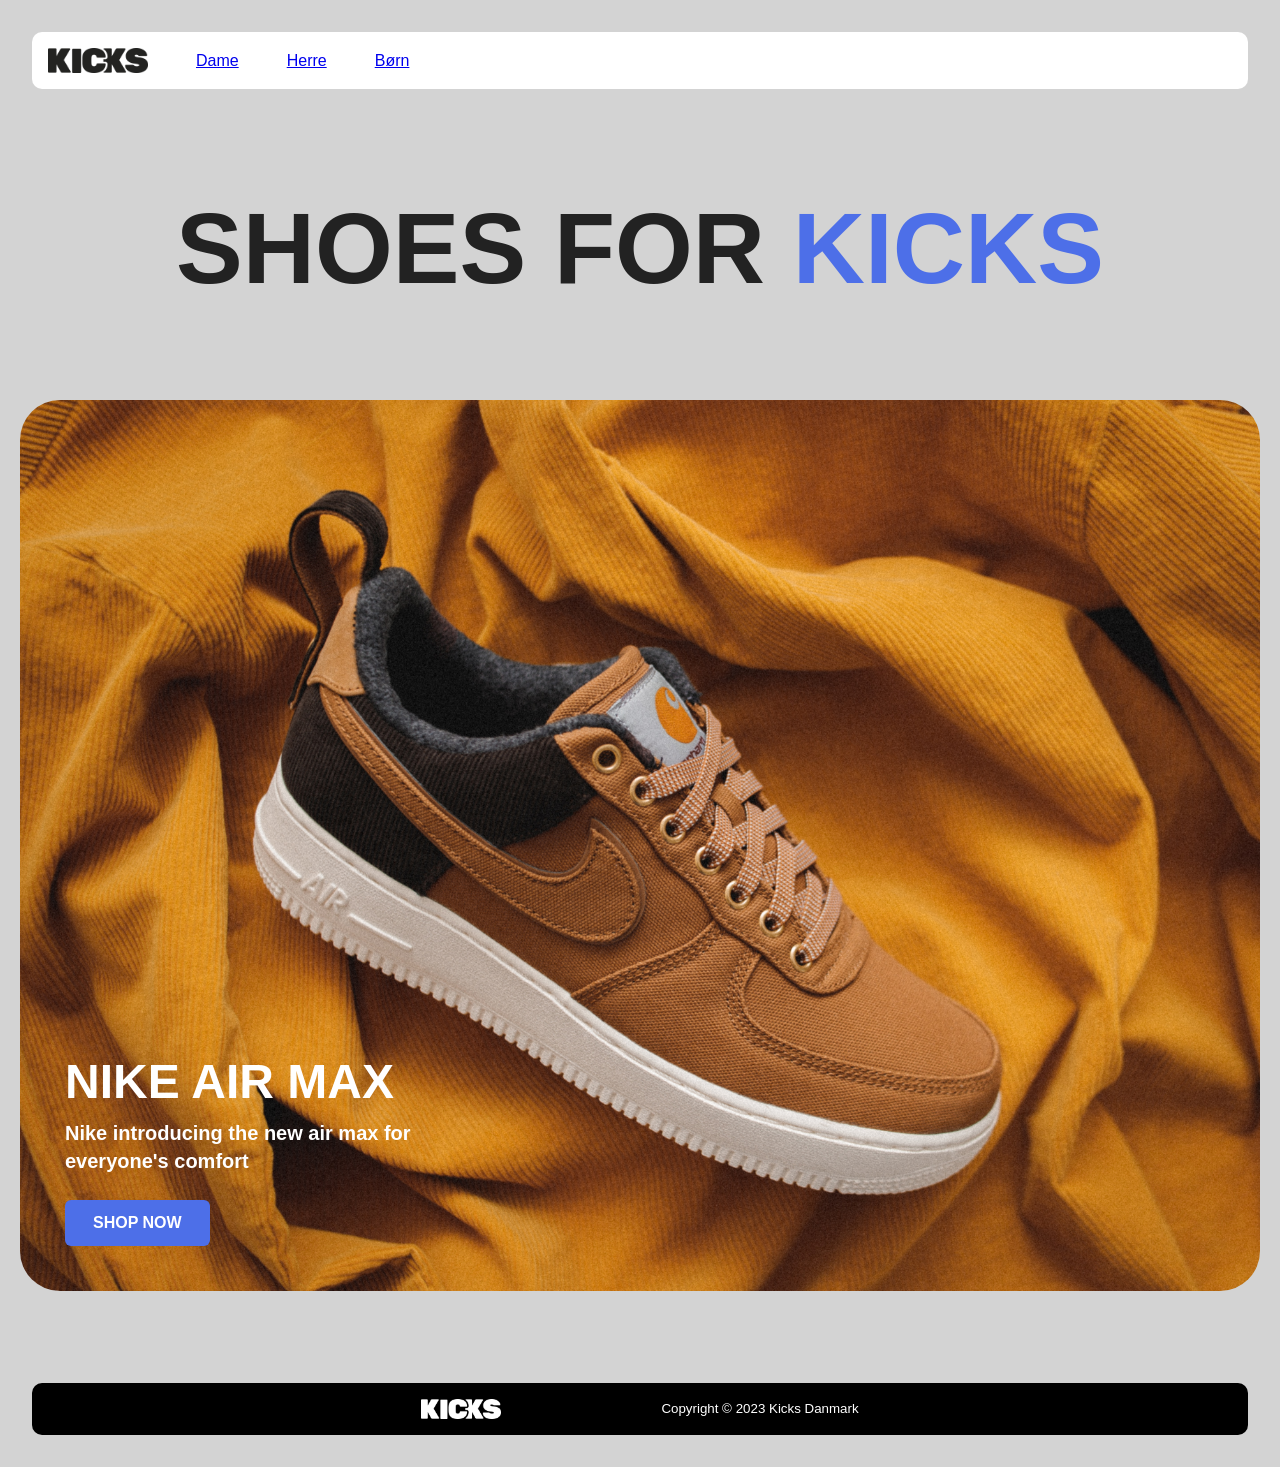
<file: index.html>
<!DOCTYPE html>
<html lang="da">

<head>
    <meta charset="UTF-8" />
    <meta name="viewport" content="width=device-width, initial-scale=1.0" />
    <title>Sko & Tricks</title>
    <link rel="stylesheet" href="css/style.css" />
</head>

<body>
<header>
    <a href="index.html" target="_blank">
        <img src="img/kicks_logo_black.png" alt="Shoes for Kicks - Danmark" />
    </a>

    <nav>
        <ul>
            <li><a href="dame.html">Dame</a></li>
            <li><a href="herre.html">Herre</a></li>
            <li><a href="barn.html">Børn</a></li>
        </ul>
    </nav>
</header>
<main>
    <section>
        <div class="hero">
            <h1>Shoes for <span>Kicks</span></h1>
            <div class="hero-image">
                <img class="img-hero" src="img/hero.png" alt="Nike Air Max">
                <div class="hero-content">
                    <h2 class="h2-nike-air">Nike Air Max</h2>
                    <p class="p-nike-air">
                        Nike introducing the new air max for everyone's comfort
                    </p>
                    <a href="#" class="shop-now">SHOP NOW</a>
                </div>
            </div>
        </div>
    </section>
</main>
<footer>
    <img src="img/kicks_logo_white.png" alt="Shoes for Kicks - Danmark" />
    <small>Copyright © 2023 Kicks Danmark</small>
</footer>
</body>

</html>
</file>
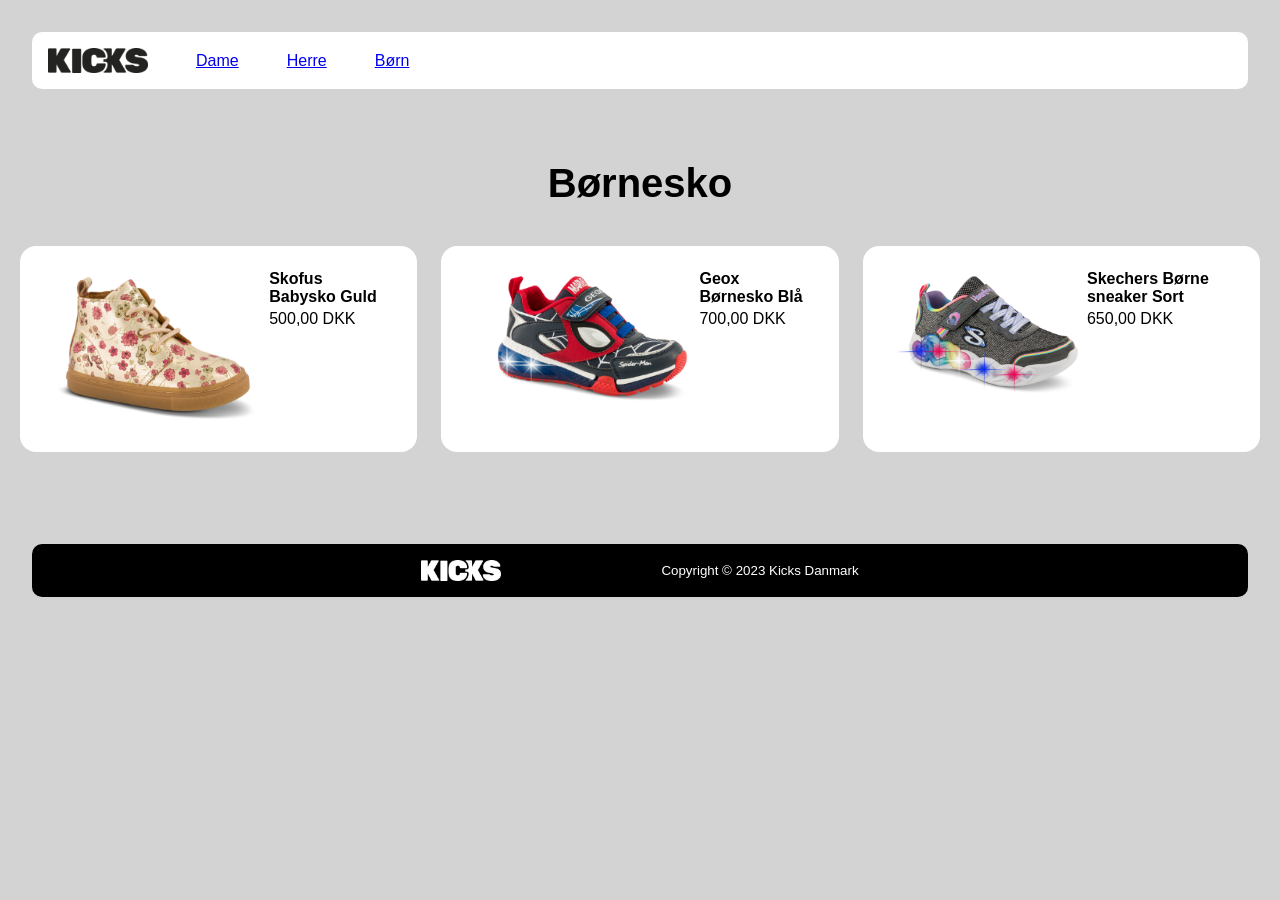
<file: barn.html>
<!DOCTYPE html>
<html lang="da">

<head>
    <meta charset="UTF-8" />
    <meta name="viewport" content="width=device-width, initial-scale=1.0" />
    <title>Sko & Tricks Børnesko</title>
    <link rel="stylesheet" href="css/style.css" />
</head>

<body>
<header>
    <a href="index.html" target="_blank">
        <img src="img/kicks_logo_black.png" alt="Shoes for Kicks - Danmark" />
    </a>
    <nav>
        <ul>
            <li><a href="dame.html">Dame</a></li>
            <li><a href="herre.html">Herre</a></li>
            <li><a href="barn.html">Børn</a></li>
        </ul>
    </nav>
</header>
<main>
    <h1>Børnesko</h1>

    <div >

        <article>

            <div>
                <img src="img/child/Skofus Babysko Guld.webp" alt="Skofus Babysko Guld" />
            </div>
            <div>
                <p>Skofus Babysko Guld</p>
                <b>500,00 DKK</b>
            </div>
        </article>
        <article>
            <div>
                <img src="img/child/Geox B›rnesko Bl†.webp" alt="Geox Børnesko Blå" />
            </div>
            <div>
                <p>Geox Børnesko Blå</p>
                <b>700,00 DKK</b>
            </div>
        </article>
        <article>
            <div>
                <img src="img/child/Skechers B況ne sneaker Sort.webp" alt="Skechers Børne sneaker Sort" />
            </div>
            <div>
                <p>Skechers Børne sneaker Sort</p>
                <b>650,00 DKK</b>
            </div>
        </article>
    </div>
</main>
<footer>
    <img src="img/kicks_logo_white.png" alt="Shoes for Kicks - Danmark" />
    <small>Copyright © 2023 Kicks Danmark</small>
</footer>
</body>

</html>
</file>
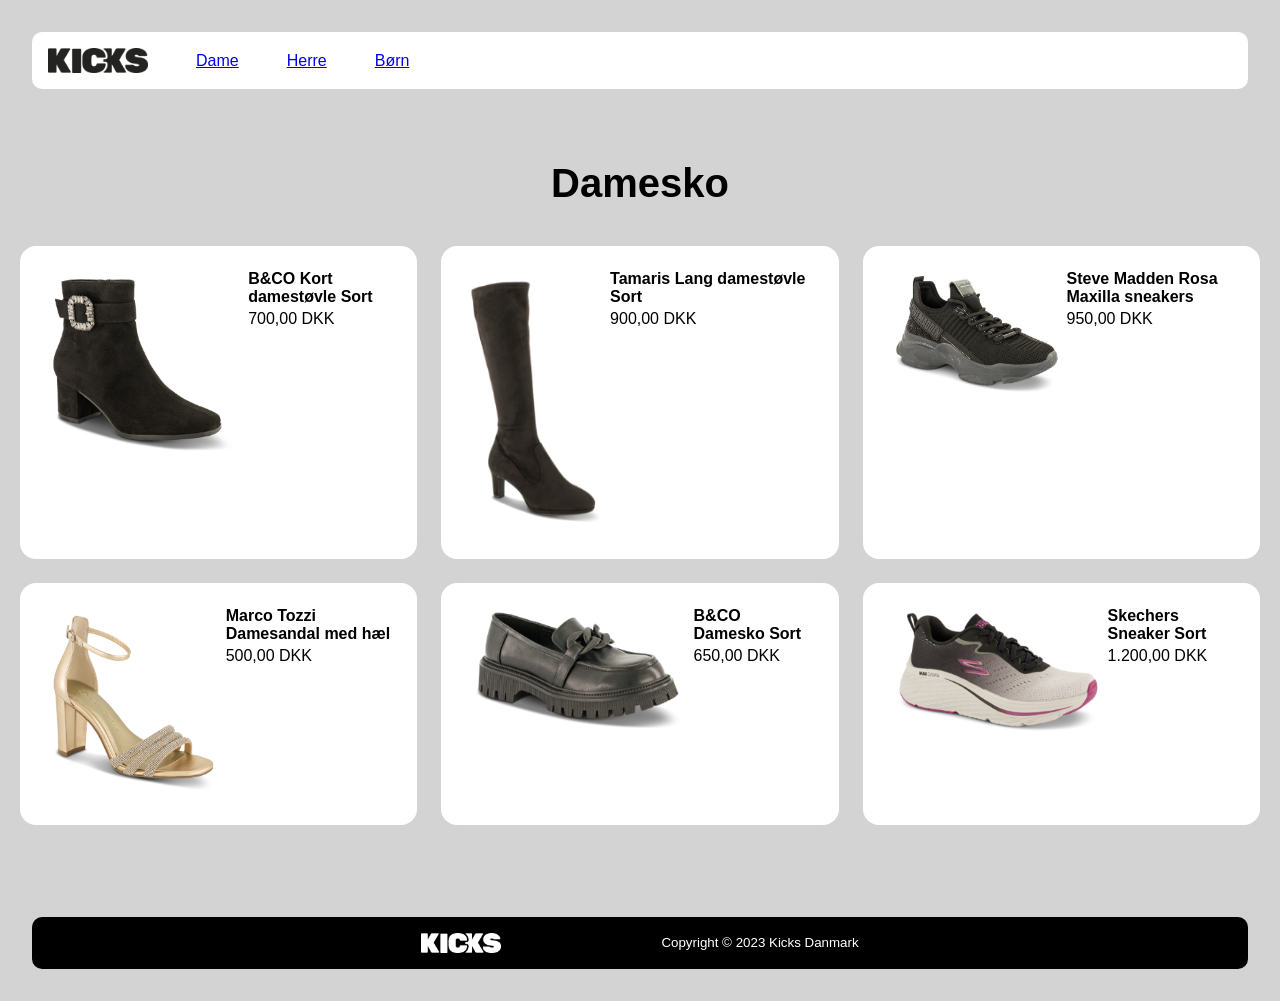
<file: dame.html>
<!DOCTYPE html>
<html lang="da">

<head>
    <meta charset="UTF-8" />
    <meta name="viewport" content="width=device-width, initial-scale=1.0" />
    <title>Sko & Tricks Damesko</title>
    <link rel="stylesheet" href="css/style.css" />
</head>

<body>
<header>
    <a href="index.html" target="_blank">
        <img src="img/kicks_logo_black.png" alt="Shoes for Kicks - Danmark" />
    </a>
    <nav>
        <ul>
            <li><a href="dame.html">Dame</a></li>
            <li><a href="herre.html">Herre</a></li>
            <li><a href="barn.html">Børn</a></li>
        </ul>
    </nav>
</header>
<main>
    <h1>Damesko</h1>
    <div>
        <article>
            <div>
                <img src="img/women/B&CO Kort damest›vle Sort.webp" alt="B&CO Kort damestøvle Sort" />
            </div>
            <div>
                <p>B&CO Kort damestøvle Sort</p>
                <b>700,00 DKK</b>
            </div>
        </article>
        <article>
            <div>
                <img src="img/women/Tamaris Lang damest›vle Sort.webp" alt="Tamaris Lang damestøvle Sort" />
            </div>
            <div>
                <p>Tamaris Lang damestøvle Sort</p>
                <b>900,00 DKK</b>
            </div>
        </article>
        <article>
            <div>
                <img src="img/women/Steve Madden Rosa Maxilla sneakers.webp" alt="Steve Madden Rosa Maxilla sneakers" />
            </div>
            <div>
                <p>Steve Madden Rosa Maxilla sneakers</p>
                <b>950,00 DKK</b>
            </div>
        </article>
        <article>
            <div>
                <img src="img/women/Marco Tozzi Damesandal med h录.webp" alt="Marco Tozzi Damesandal med hæl" />
            </div>
            <div>
                <p>Marco Tozzi Damesandal med hæl</p>
                <b>500,00 DKK</b>
            </div>
        </article>
        <article>
            <div>
                <img src="img/women/B&CO Damesko Sort.webp" alt="B&CO Damesko Sort" />
            </div>
            <div>
                <p>B&CO Damesko Sort</p>
                <b>650,00 DKK</b>
            </div>
        </article>
        <article>
            <div>
                <img src="img/women/Skechers Sneaker Sort.webp" alt="Skechers Sneaker Sort" />
            </div>
            <div>
                <p>Skechers Sneaker Sort</p>
                <b>1.200,00 DKK</b>
            </div>
        </article>
    </div>
</main>
<footer>
    <img src="img/kicks_logo_white.png" alt="Shoes for Kicks - Danmark" />
    <small>Copyright © 2023 Kicks Danmark</small>
</footer>
</body>

</html>
</file>
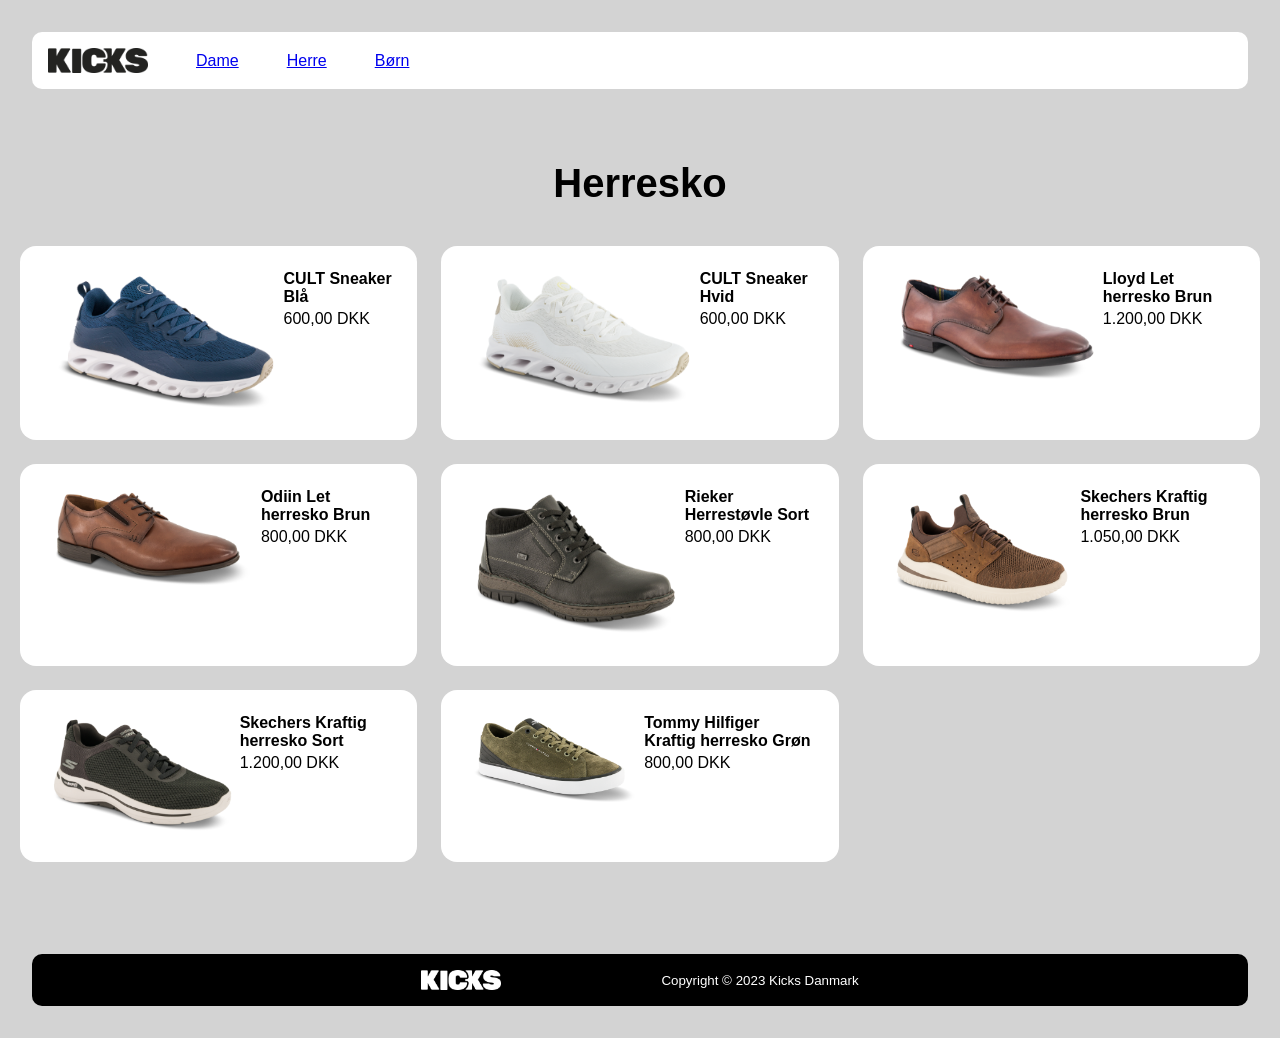
<file: herre.html>
<!DOCTYPE html>
<html lang="da">

<head>
    <meta charset="UTF-8" />
    <meta name="viewport" content="width=device-width, initial-scale=1.0" />
    <title>Sko & Tricks Herresko</title>
    <link rel="stylesheet" href="css/style.css" />
</head>

<body>
<header>
    <a href="index.html" target="_blank">
        <img src="img/kicks_logo_black.png" alt="Shoes for Kicks - Danmark" />
    </a>
    <nav>
        <ul>
            <li><a href="dame.html">Dame</a></li>
            <li><a href="herre.html">Herre</a></li>
            <li><a href="barn.html">Børn</a></li>
        </ul>
    </nav>
</header>
<main>
    <h1>Herresko</h1>
    <div>
        <article>
            <div>
                <img src="img/men/CULT Sneaker Bl†.webp" alt="CULT Sneaker Blå" />
            </div>
            <div>
                <p>CULT Sneaker Blå</p>
                <b>600,00 DKK</b>
            </div>
        </article>
        <article>
            <div>
                <img src="img/men/CULT Sneaker Hvid.webp" alt="CULT Sneaker Hvid" />
            </div>
            <div>
                <p>CULT Sneaker Hvid</p>
                <b>600,00 DKK</b>
            </div>
        </article>
        <article>
            <div>
                <img src="img/men/Lloyd Let herresko Brun.webp" alt="Lloyd Let herresko Brun" />
            </div>
            <div>
                <p>Lloyd Let herresko Brun</p>
                <b>1.200,00 DKK</b>
            </div>
        </article>
        <article>
            <div>
                <img src="img/men/Odiin Let herresko Brun.webp" alt="Odiin Let herresko Brun" />
            </div>
            <div>
                <p>Odiin Let herresko Brun</p>
                <b>800,00 DKK</b>
            </div>
        </article>
        <article>
            <div>
                <img src="img/men/Rieker Herrest›vle Sort.webp" alt="Rieker Herrestøvle Sort" />
            </div>
            <div>
                <p>Rieker Herrestøvle Sort</p>
                <b>800,00 DKK</b>
            </div>
        </article>
        <article>
            <div>
                <img src="img/men/Skechers Kraftig herresko Brun.webp" alt="Skechers Kraftig herresko Brun" />
            </div>
            <div>
                <p>Skechers Kraftig herresko Brun</p>
                <b>1.050,00 DKK</b>
            </div>
        </article>
        <article>
            <div>
                <img src="img/men/Skechers Kraftig herresko Sort.webp" alt="Skechers Kraftig herresko Sort" />
            </div>
            <div>
                <p>Skechers Kraftig herresko Sort</p>
                <b>1.200,00 DKK</b>
            </div>
        </article>
        <article>
            <div>
                <img src="img/men/Tommy Hilfiger Kraftig herresko Gr›n.webp" alt="Tommy Hilfiger Kraftig herresko Grøn" />
            </div>
            <div>
                <p>Tommy Hilfiger Kraftig herresko Grøn</p>
                <b>800,00 DKK</b>
            </div>
        </article>
    </div>
</main>
<footer>
    <img src="img/kicks_logo_white.png" alt="Shoes for Kicks - Danmark" />
    <small>Copyright © 2023 Kicks Danmark</small>
</footer>
</body>

</html>
</file>
<file: css/style.css>
* {
    margin: 0;
    padding: 0;
    box-sizing: border-box;
}

html {
    background-color: lightgray;
    font-family: 'Gill Sans', 'Gill Sans MT', Calibri, 'Trebuchet MS', sans-serif;

}

img {
    width: 100%;
    max-width: 100%;
    height: auto;
    display: block;
}

.hero {
    width: 100%;
}

.hero h1 {
    font-size: 100px;
    font-weight: 900;
    text-transform: uppercase;
    margin: 30px 0;
    color: #222;
}

.hero h1 span {
    color: #4d6fe8;
}

.hero-image {
    position: relative;
    width: 100%;
    border-radius: 40px;
    overflow: hidden;
}

.img-hero {
    display: block;
    width: 100%;
    height: auto;
}

.hero-content {
    position: absolute;
    left: 45px;
    bottom: 45px;
    color: white;
    max-width: 450px;
}

.h2-nike-air {
    margin: 0 0 10px;
    font-size: 48px;
    font-weight: 800;
    text-transform: uppercase;
}

.p-nike-air {
    margin: 0 0 25px;
    font-size: 20px;
    line-height: 1.4;
}

.shop-now {
    display: inline-block;
    padding: 14px 28px;
    background: #4d6fe8;
    color: white;
    text-decoration: none;
    font-weight: bold;
    border-radius: 6px;
}

/*header og navigation ----*/

header {
    background-color: white;
    display: flex;
    align-items: center;
    gap: 3em;
    padding: 16px;
    margin: 32px;
    border-radius: 10px;

}

header img {
    width: 100px;
}

header nav ul {
    display: flex;
    list-style: none;
    gap: 3em;
}

/* main index-------*/



main h1 {
    text-align: center;
    font-size: 2.5rem;
    padding: 40px;
}

main article {
    background-color: white;
    border-radius: 16px;
    padding: 24px;
    text-align: left;
    display: flex;
    justify-content: space-between;

}

main>div {
    display: grid;
    grid-template-columns: repeat(3, 1fr);
    gap: 24px;
    padding: 0 20px 60px;
}

.product-img {
    width: 100%;
    display: block;
    margin-bottom: 4px;
}


p {

    font-size: 1rem;
    font-weight: 600;
    margin-bottom: 4px;
}

b {
    font-weight: 100;
    color: black;
}

/* footer-----*/
footer {


    background-color: black;
    display: flex;
    align-items: center;
    justify-content: center;

    gap: 10em;
    padding: 16px;
    margin: 32px;
    border-radius: 10px;
}

footer img {
    width: 80px;
}

footer {
    color: white;

}


main .hero {
    display: grid;
    gap: 24px;
    padding: 0 20px 60px;
    border-radius: 10%;
}
</file>
